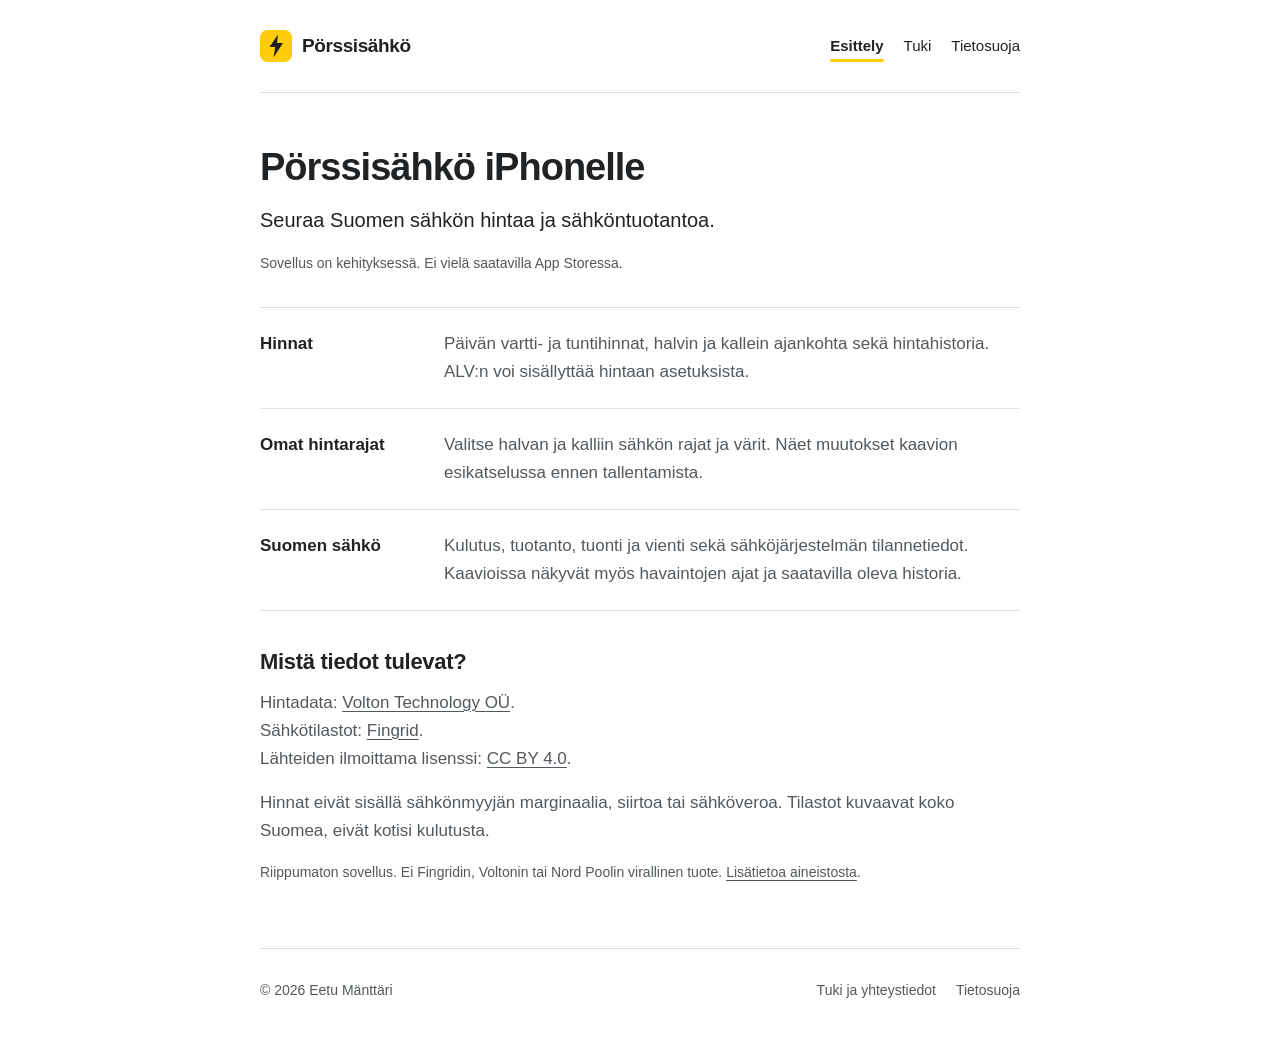
<file: index.html>
<!doctype html>
<html lang="fi">
<head>
  <meta charset="utf-8">
  <meta name="viewport" content="width=device-width,initial-scale=1">
  <meta name="description" content="Pörssisähkö iPhonelle. Suomen sähkön hinnat, hintahistoria ja sähkötilastot. Ohjeet, yhteystiedot ja tietosuoja.">
  <meta name="theme-color" content="#ffffff">
  <title>Pörssisähkö iPhonelle</title>
  <link rel="canonical" href="https://edman01.github.io/porssisahko-support/">
  <link rel="icon" href="logo.svg" type="image/svg+xml">
  <link rel="stylesheet" href="styles.css">
</head>
<body>
  <a class="skip" href="#sisalto">Siirry sisältöön</a>
  <header>
    <div class="wrap header">
      <a class="brand" href="./"><img src="logo.svg" width="32" height="32" alt="">Pörssisähkö</a>
      <nav aria-label="Päänavigaatio">
        <a href="./" aria-current="page">Esittely</a>
        <a href="support.html">Tuki</a>
        <a href="privacy.html">Tietosuoja</a>
      </nav>
    </div>
  </header>
  <main id="sisalto" class="wrap">
    <h1>Pörssisähkö iPhonelle</h1>
    <p class="lead">Seuraa Suomen sähkön hintaa ja sähköntuotantoa.</p>
    <p class="availability">Sovellus on kehityksessä. Ei vielä saatavilla App Storessa.</p>

    <dl class="features">
      <div>
        <dt>Hinnat</dt>
        <dd>Päivän vartti- ja tuntihinnat, halvin ja kallein ajankohta sekä hintahistoria. ALV:n voi sisällyttää hintaan asetuksista.</dd>
      </div>
      <div>
        <dt>Omat hintarajat</dt>
        <dd>Valitse halvan ja kalliin sähkön rajat ja värit. Näet muutokset kaavion esikatselussa ennen tallentamista.</dd>
      </div>
      <div>
        <dt>Suomen sähkö</dt>
        <dd>Kulutus, tuotanto, tuonti ja vienti sekä sähköjärjestelmän tilannetiedot. Kaavioissa näkyvät myös havaintojen ajat ja saatavilla oleva historia.</dd>
      </div>
    </dl>

    <section class="source-note" aria-labelledby="lahteet">
      <h2 id="lahteet">Mistä tiedot tulevat?</h2>
      <p>Hintadata: <a href="https://public-data.volton.energy/day-ahead-spot-fi/">Volton Technology OÜ</a>.<br>
        Sähkötilastot: <a href="https://data.fingrid.fi/">Fingrid</a>.<br>
        Lähteiden ilmoittama lisenssi: <a href="https://creativecommons.org/licenses/by/4.0/">CC BY 4.0</a>.</p>
      <p>Hinnat eivät sisällä sähkönmyyjän marginaalia, siirtoa tai sähköveroa. Tilastot kuvaavat koko Suomea, eivät kotisi kulutusta.</p>
      <p class="small">Riippumaton sovellus. Ei Fingridin, Voltonin tai Nord Poolin virallinen tuote. <a href="support.html#lahteet">Lisätietoa aineistosta</a>.</p>
    </section>
  </main>
  <footer>
    <div class="wrap footer">
      <p>© 2026 Eetu Mänttäri</p>
      <nav aria-label="Alatunniste"><a href="support.html">Tuki ja yhteystiedot</a><a href="privacy.html">Tietosuoja</a></nav>
    </div>
  </footer>
</body>
</html>
</file>
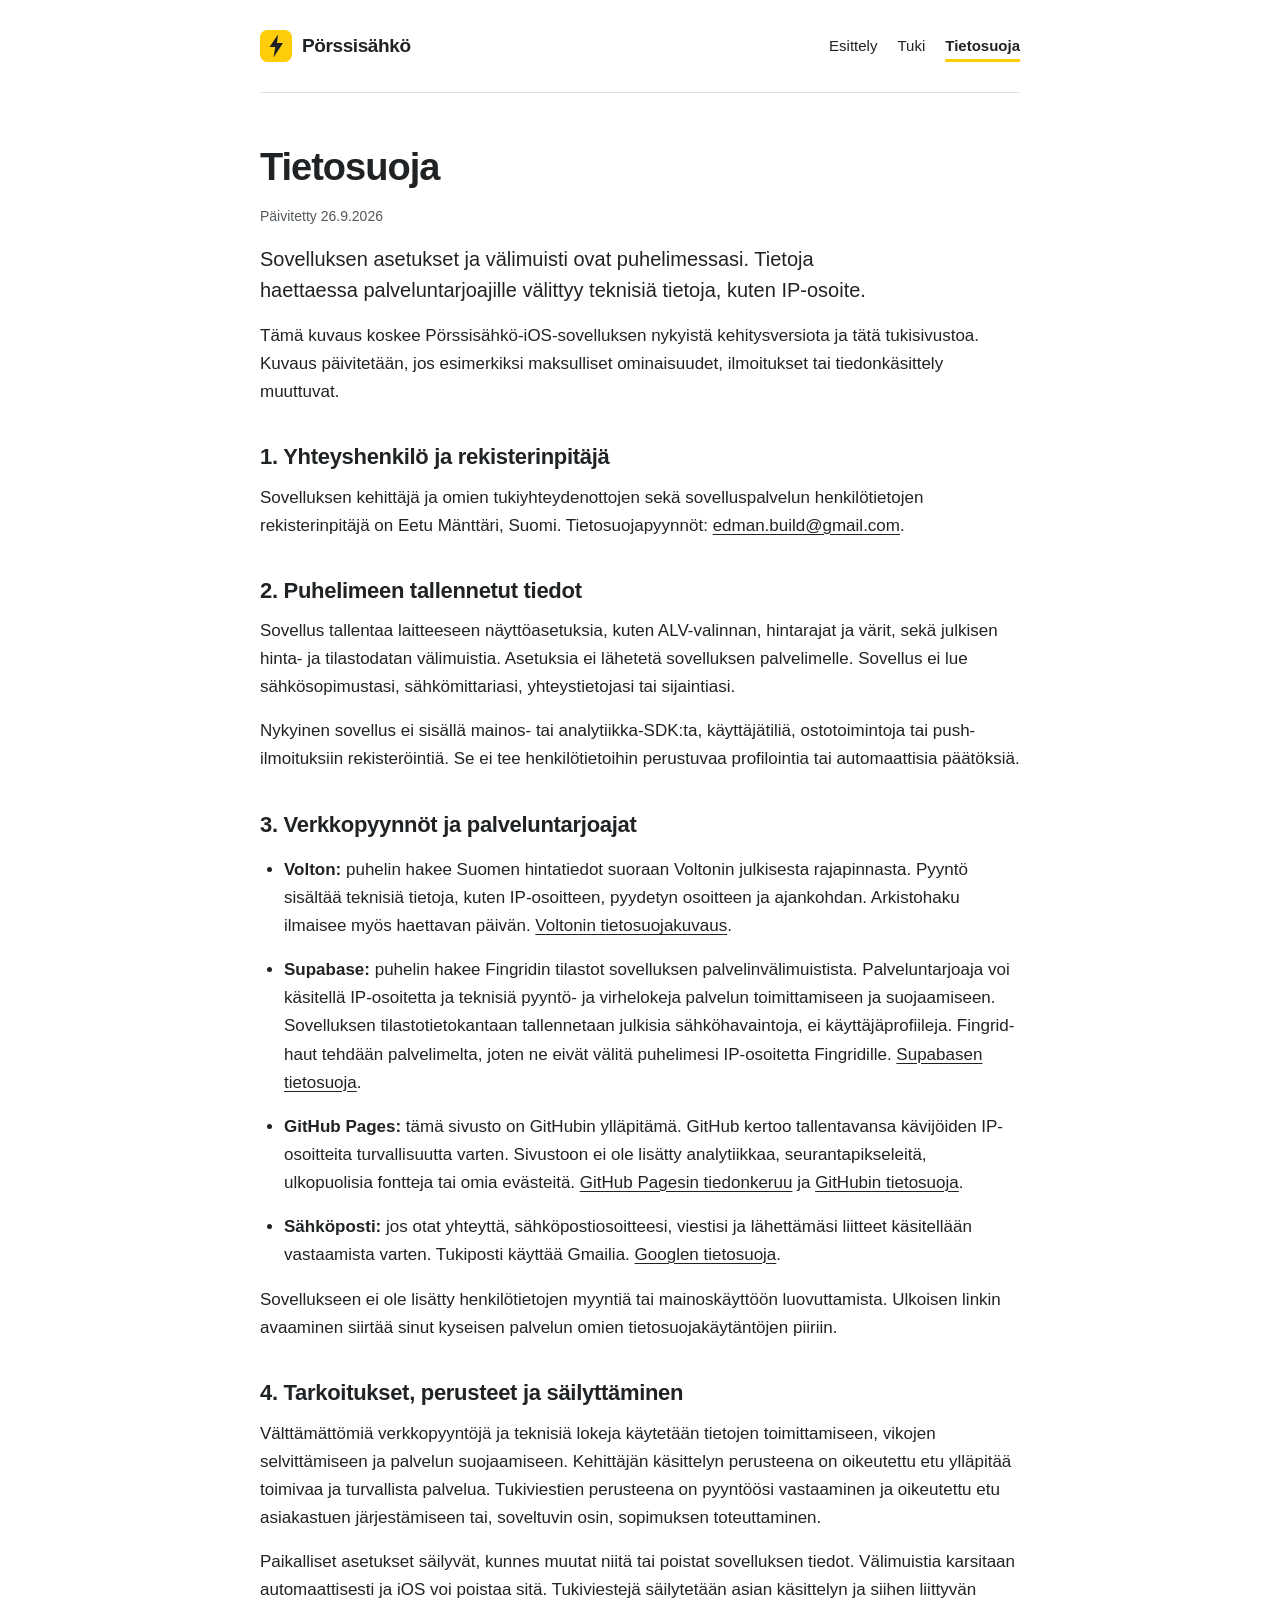
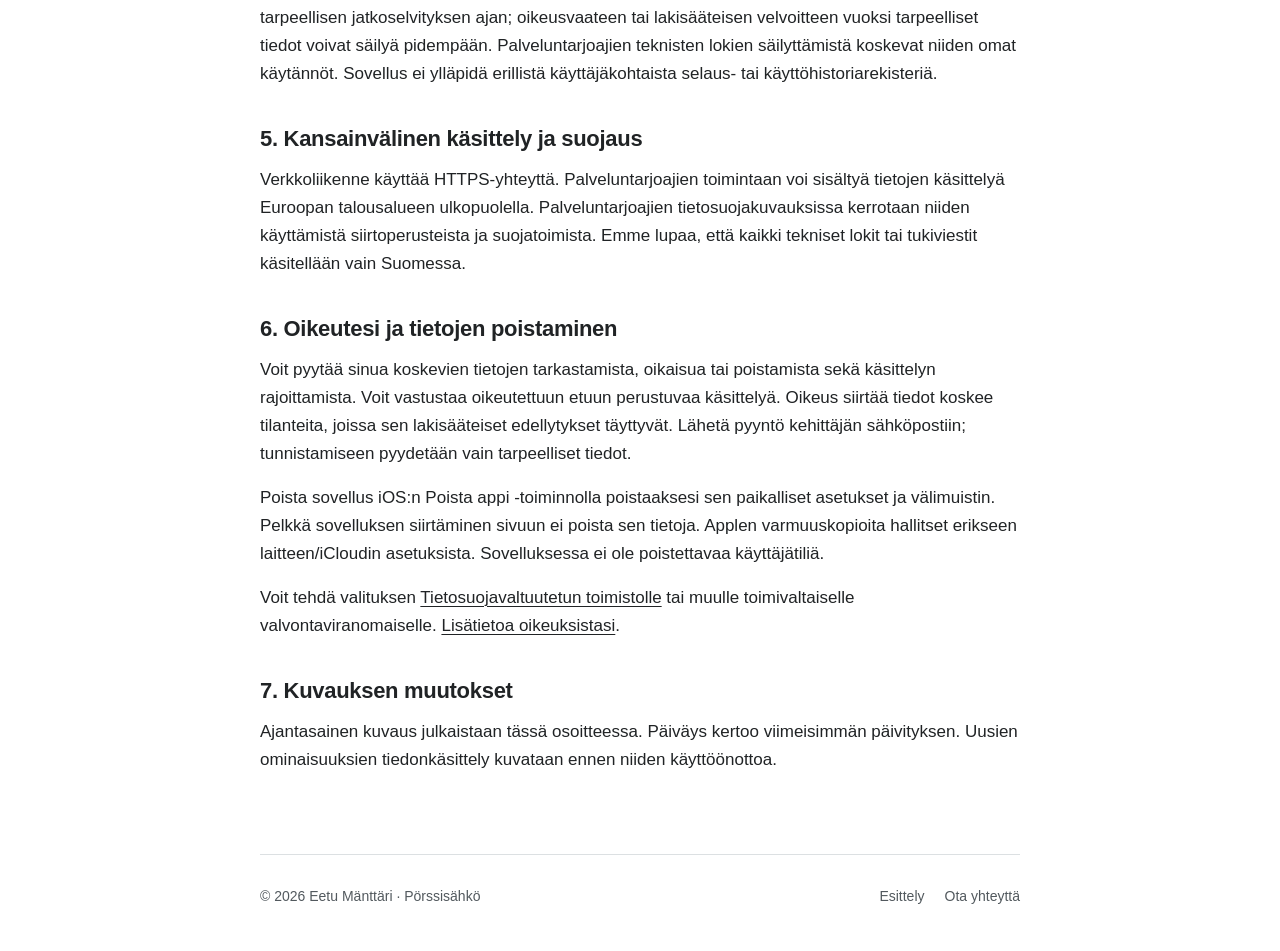
<file: privacy.html>
<!doctype html>
<html lang="fi"><head><meta charset="utf-8"><meta name="viewport" content="width=device-width,initial-scale=1"><meta name="description" content="Miten Pörssisähkö-sovellus ja sen tukisivusto käsittelevät tietoja."><meta name="theme-color" content="#ffcc09"><title>Tietosuoja — Pörssisähkö</title><link rel="canonical" href="https://edman01.github.io/porssisahko-support/privacy.html"><link rel="icon" href="logo.svg" type="image/svg+xml"><link rel="stylesheet" href="styles.css"></head>
<body><a class="skip" href="#sisalto">Siirry sisältöön</a><header><div class="wrap header"><a class="brand" href="./"><img src="logo.svg" width="48" height="48" alt="">Pörssisähkö</a><nav aria-label="Päänavigaatio"><a href="./">Esittely</a><a href="support.html">Tuki</a><a href="privacy.html" aria-current="page">Tietosuoja</a></nav></div></header>
<main id="sisalto" class="wrap"><article class="document"><h1>Tietosuoja</h1><p class="updated">Päivitetty 26.9.2026</p><p class="lead">Sovelluksen asetukset ja välimuisti ovat puhelimessasi. Tietoja haettaessa palveluntarjoajille välittyy teknisiä tietoja, kuten IP-osoite.</p><p>Tämä kuvaus koskee Pörssisähkö-iOS-sovelluksen nykyistä kehitysversiota ja tätä tukisivustoa. Kuvaus päivitetään, jos esimerkiksi maksulliset ominaisuudet, ilmoitukset tai tiedonkäsittely muuttuvat.</p>
<section><h2>1. Yhteyshenkilö ja rekisterinpitäjä</h2><p>Sovelluksen kehittäjä ja omien tukiyhteydenottojen sekä sovelluspalvelun henkilötietojen rekisterinpitäjä on Eetu Mänttäri, Suomi. Tietosuojapyynnöt: <a href="mailto:edman.build@gmail.com?subject=P%C3%B6rssis%C3%A4hk%C3%B6%20%E2%80%94%20tietosuoja">edman.build@gmail.com</a>.</p></section>
<section><h2>2. Puhelimeen tallennetut tiedot</h2><p>Sovellus tallentaa laitteeseen näyttöasetuksia, kuten ALV-valinnan, hintarajat ja värit, sekä julkisen hinta- ja tilastodatan välimuistia. Asetuksia ei lähetetä sovelluksen palvelimelle. Sovellus ei lue sähkösopimustasi, sähkömittariasi, yhteystietojasi tai sijaintiasi.</p><p>Nykyinen sovellus ei sisällä mainos- tai analytiikka-SDK:ta, käyttäjätiliä, ostotoimintoja tai push-ilmoituksiin rekisteröintiä. Se ei tee henkilötietoihin perustuvaa profilointia tai automaattisia päätöksiä.</p></section>
<section><h2>3. Verkkopyynnöt ja palveluntarjoajat</h2><ul>
<li><strong>Volton:</strong> puhelin hakee Suomen hintatiedot suoraan Voltonin julkisesta rajapinnasta. Pyyntö sisältää teknisiä tietoja, kuten IP-osoitteen, pyydetyn osoitteen ja ajankohdan. Arkistohaku ilmaisee myös haettavan päivän. <a href="https://volton.energy/en/privacy">Voltonin tietosuojakuvaus</a>.</li>
<li><strong>Supabase:</strong> puhelin hakee Fingridin tilastot sovelluksen palvelinvälimuistista. Palveluntarjoaja voi käsitellä IP-osoitetta ja teknisiä pyyntö- ja virhelokeja palvelun toimittamiseen ja suojaamiseen. Sovelluksen tilastotietokantaan tallennetaan julkisia sähköhavaintoja, ei käyttäjäprofiileja. Fingrid-haut tehdään palvelimelta, joten ne eivät välitä puhelimesi IP-osoitetta Fingridille. <a href="https://supabase.com/privacy">Supabasen tietosuoja</a>.</li>
<li><strong>GitHub Pages:</strong> tämä sivusto on GitHubin ylläpitämä. GitHub kertoo tallentavansa kävijöiden IP-osoitteita turvallisuutta varten. Sivustoon ei ole lisätty analytiikkaa, seurantapikseleitä, ulkopuolisia fontteja tai omia evästeitä. <a href="https://docs.github.com/en/pages/getting-started-with-github-pages/what-is-github-pages#data-collection">GitHub Pagesin tiedonkeruu</a> ja <a href="https://docs.github.com/en/site-policy/privacy-policies/github-general-privacy-statement">GitHubin tietosuoja</a>.</li>
<li><strong>Sähköposti:</strong> jos otat yhteyttä, sähköpostiosoitteesi, viestisi ja lähettämäsi liitteet käsitellään vastaamista varten. Tukiposti käyttää Gmailia. <a href="https://policies.google.com/privacy?hl=fi">Googlen tietosuoja</a>.</li>
</ul><p>Sovellukseen ei ole lisätty henkilötietojen myyntiä tai mainoskäyttöön luovuttamista. Ulkoisen linkin avaaminen siirtää sinut kyseisen palvelun omien tietosuojakäytäntöjen piiriin.</p></section>
<section><h2>4. Tarkoitukset, perusteet ja säilyttäminen</h2><p>Välttämättömiä verkkopyyntöjä ja teknisiä lokeja käytetään tietojen toimittamiseen, vikojen selvittämiseen ja palvelun suojaamiseen. Kehittäjän käsittelyn perusteena on oikeutettu etu ylläpitää toimivaa ja turvallista palvelua. Tukiviestien perusteena on pyyntöösi vastaaminen ja oikeutettu etu asiakastuen järjestämiseen tai, soveltuvin osin, sopimuksen toteuttaminen.</p><p>Paikalliset asetukset säilyvät, kunnes muutat niitä tai poistat sovelluksen tiedot. Välimuistia karsitaan automaattisesti ja iOS voi poistaa sitä. Tukiviestejä säilytetään asian käsittelyn ja siihen liittyvän tarpeellisen jatkoselvityksen ajan; oikeusvaateen tai lakisääteisen velvoitteen vuoksi tarpeelliset tiedot voivat säilyä pidempään. Palveluntarjoajien teknisten lokien säilyttämistä koskevat niiden omat käytännöt. Sovellus ei ylläpidä erillistä käyttäjäkohtaista selaus- tai käyttöhistoriarekisteriä.</p></section>
<section><h2>5. Kansainvälinen käsittely ja suojaus</h2><p>Verkkoliikenne käyttää HTTPS-yhteyttä. Palveluntarjoajien toimintaan voi sisältyä tietojen käsittelyä Euroopan talousalueen ulkopuolella. Palveluntarjoajien tietosuojakuvauksissa kerrotaan niiden käyttämistä siirtoperusteista ja suojatoimista. Emme lupaa, että kaikki tekniset lokit tai tukiviestit käsitellään vain Suomessa.</p></section>
<section><h2>6. Oikeutesi ja tietojen poistaminen</h2><p>Voit pyytää sinua koskevien tietojen tarkastamista, oikaisua tai poistamista sekä käsittelyn rajoittamista. Voit vastustaa oikeutettuun etuun perustuvaa käsittelyä. Oikeus siirtää tiedot koskee tilanteita, joissa sen lakisääteiset edellytykset täyttyvät. Lähetä pyyntö kehittäjän sähköpostiin; tunnistamiseen pyydetään vain tarpeelliset tiedot.</p><p>Poista sovellus iOS:n Poista appi -toiminnolla poistaaksesi sen paikalliset asetukset ja välimuistin. Pelkkä sovelluksen siirtäminen sivuun ei poista sen tietoja. Applen varmuuskopioita hallitset erikseen laitteen/iCloudin asetuksista. Sovelluksessa ei ole poistettavaa käyttäjätiliä.</p><p>Voit tehdä valituksen <a href="https://tietosuoja.fi/">Tietosuojavaltuutetun toimistolle</a> tai muulle toimivaltaiselle valvontaviranomaiselle. <a href="https://tietosuoja.fi/rekisteroidyn-oikeudet">Lisätietoa oikeuksistasi</a>.</p></section>
<section><h2>7. Kuvauksen muutokset</h2><p>Ajantasainen kuvaus julkaistaan tässä osoitteessa. Päiväys kertoo viimeisimmän päivityksen. Uusien ominaisuuksien tiedonkäsittely kuvataan ennen niiden käyttöönottoa.</p></section>
</article></main><footer><div class="wrap footer"><p>© 2026 Eetu Mänttäri · Pörssisähkö</p><nav aria-label="Alatunniste"><a href="./">Esittely</a><a href="support.html">Ota yhteyttä</a></nav></div></footer></body></html>
</file>
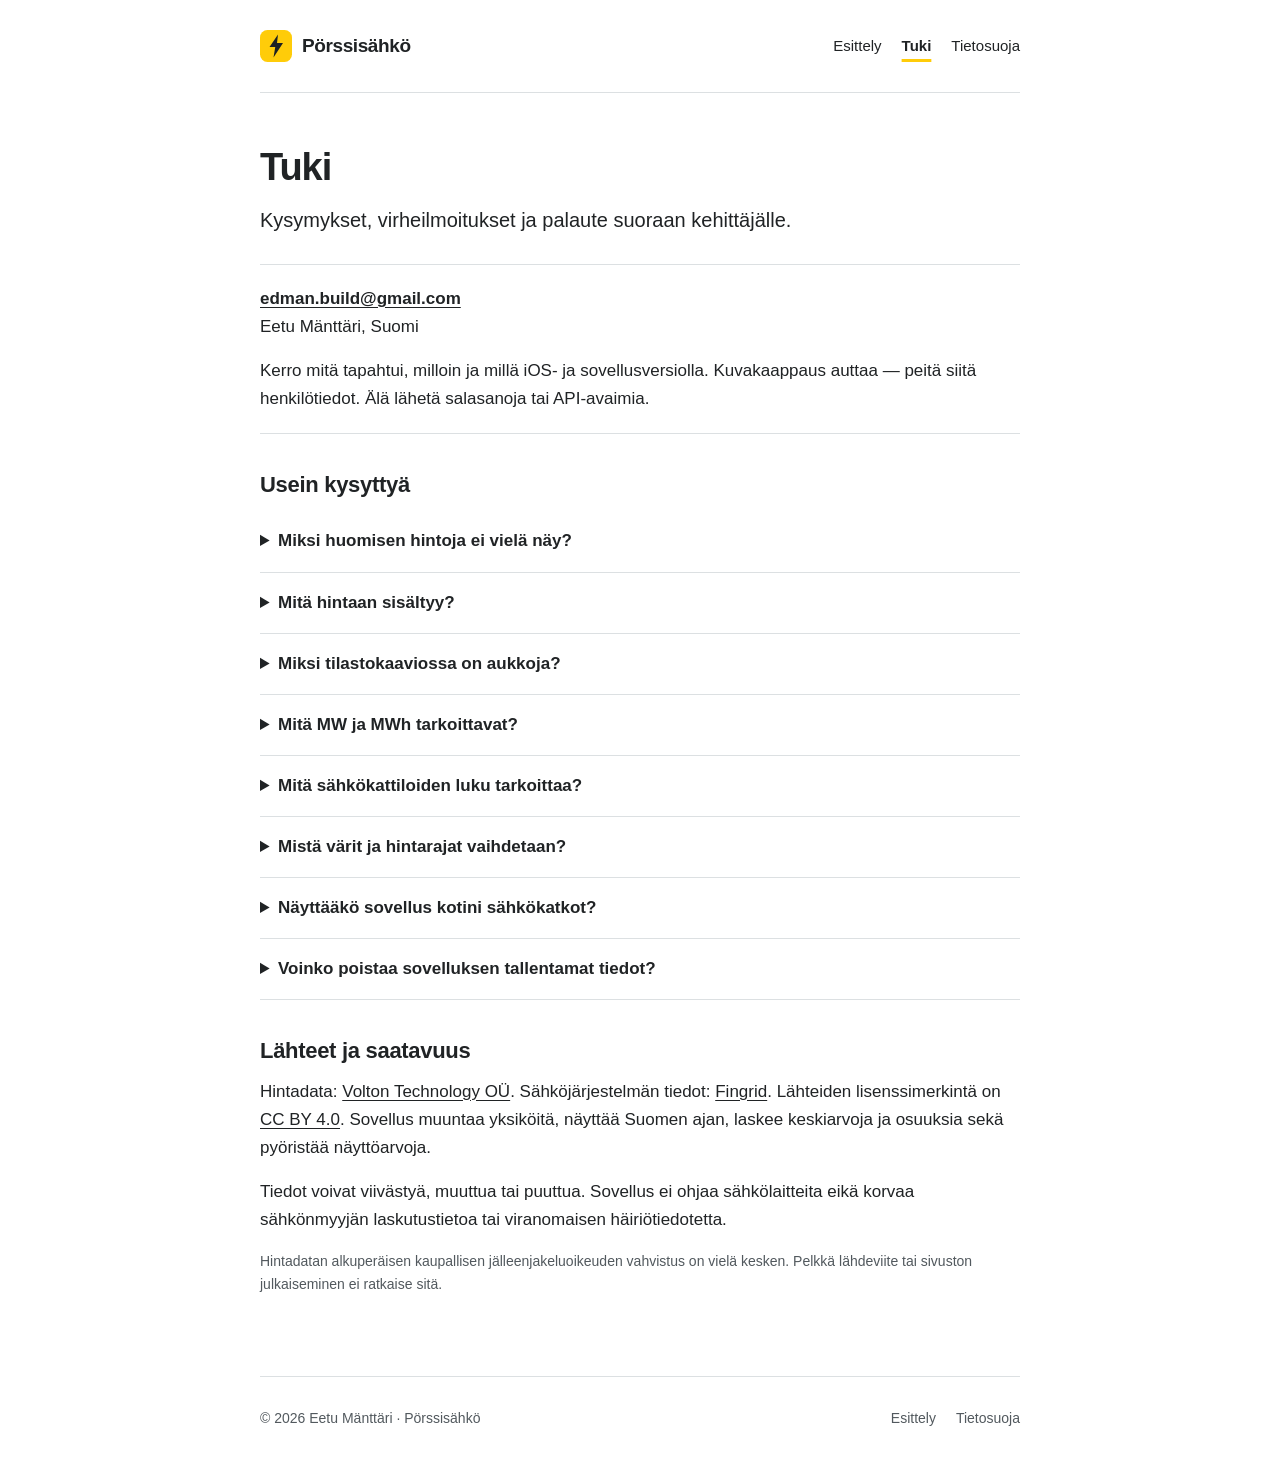
<file: support.html>
<!doctype html>
<html lang="fi"><head><meta charset="utf-8"><meta name="viewport" content="width=device-width,initial-scale=1"><meta name="description" content="Pörssisähkö-sovelluksen tuki, yhteystiedot ja vastaukset yleisimpiin kysymyksiin."><meta name="theme-color" content="#ffcc09"><title>Tuki — Pörssisähkö</title><link rel="canonical" href="https://edman01.github.io/porssisahko-support/support.html"><link rel="icon" href="logo.svg" type="image/svg+xml"><link rel="stylesheet" href="styles.css"></head>
<body><a class="skip" href="#sisalto">Siirry sisältöön</a><header><div class="wrap header"><a class="brand" href="./"><img src="logo.svg" width="48" height="48" alt="">Pörssisähkö</a><nav aria-label="Päänavigaatio"><a href="./">Esittely</a><a href="support.html" aria-current="page">Tuki</a><a href="privacy.html">Tietosuoja</a></nav></div></header>
<main id="sisalto" class="wrap"><div class="document"><h1>Tuki</h1><p class="lead">Kysymykset, virheilmoitukset ja palaute suoraan kehittäjälle.</p>
<section class="contact" aria-label="Yhteystiedot"><p><a href="mailto:edman.build@gmail.com?subject=P%C3%B6rssis%C3%A4hk%C3%B6%20%E2%80%94%20tukipyynt%C3%B6">edman.build@gmail.com</a><br>Eetu Mänttäri, Suomi</p><p>Kerro mitä tapahtui, milloin ja millä iOS- ja sovellusversiolla. Kuvakaappaus auttaa — peitä siitä henkilötiedot. Älä lähetä salasanoja tai API-avaimia.</p></section>
<section aria-labelledby="kysymykset"><h2 id="kysymykset">Usein kysyttyä</h2>
<details><summary>Miksi huomisen hintoja ei vielä näy?</summary><p>Huomisen hinnat näkyvät vasta, kun lähdepalvelussa on koko päivän aineisto. Julkaisussa tai tietojen välityksessä voi olla viivettä. Sovellus ei täytä puuttuvia hintoja arvioilla; kokeile päivittämistä myöhemmin.</p></details>
<details><summary>Mitä hintaan sisältyy?</summary><p>Hinta näytetään sentteinä kilowattitunnilta (snt/kWh). Asetuksista valitaan, sisällytetäänkö ALV. Sähkönmyyjän marginaali, sähkön siirto ja sähkövero eivät sisälly näytettyyn hintaan. Keskiarvot painotetaan ajalla, eivät kotisi kulutuksella.</p></details>
<details><summary>Miksi tilastokaaviossa on aukkoja?</summary><p>Kaikkiin ajankohtiin ei ole saatu lähdehavaintoja. Aukko ei tarkoita nollaa. Historiaa voi olla valittua jaksoa vähemmän, ja keskiarvo voi perustua osittaiseen tuntiin. Tarkista kaavion kattavuus, aikaleima ja info-painikkeen selite.</p></details>
<details><summary>Mitä MW ja MWh tarkoittavat?</summary><p>MW on teho eli kulutuksen tai tuotannon taso tiettynä aikana. MWh on energiamäärä. Jos esimerkiksi 169 MW:n teho pysyisi samana tunnin, energiaa kuluisi 169 MWh. Suomen sähkötilastot eivät kerro oman kotisi kulutusta.</p></details>
<details><summary>Mitä sähkökattiloiden luku tarkoittaa?</summary><p>Se kuvaa sähköä lämmöksi muuttavien kattiloiden yhteenlaskettua sähkönkulutustehoa Suomessa. Se kuuluu kokonaiskulutukseen, eikä sitä pidä laskea siihen uudelleen päälle. Lähde: <a href="https://data.fingrid.fi/datasets/371">Fingrid, aineisto 371</a>.</p></details>
<details><summary>Mistä värit ja hintarajat vaihdetaan?</summary><p>Avaa Asetukset → Omat hintavyöhykkeet. Muuta rajoja ja värejä esikatselussa ja paina Tallenna. Samasta näkymästä voit palauttaa oletukset.</p></details>
<details><summary>Näyttääkö sovellus kotini sähkökatkot?</summary><p>Ei. Tilannetiedot kuvaavat valtakunnallista sähköjärjestelmää. Tarkista paikalliset häiriöt oman jakeluverkkoyhtiösi palvelusta.</p></details>
<details><summary>Voinko poistaa sovelluksen tallentamat tiedot?</summary><p>Sovelluksessa ei ole käyttäjätiliä. Asetukset ja datavälimuisti ovat puhelimessa. Poista sovellus iOS:n Poista appi -toiminnolla poistaaksesi sen paikalliset asetukset ja välimuistin; pelkkä Siirrä appi sivuun säilyttää tiedot. Varmuuskopioita hallitaan erikseen Applen asetuksissa. Tukiviestejä koskevat pyynnöt voi lähettää yllä olevaan osoitteeseen.</p></details>
</section><section id="lahteet"><h2>Lähteet ja saatavuus</h2><p>Hintadata: <a href="https://public-data.volton.energy/day-ahead-spot-fi/">Volton Technology OÜ</a>. Sähköjärjestelmän tiedot: <a href="https://data.fingrid.fi/">Fingrid</a>. Lähteiden lisenssimerkintä on <a href="https://creativecommons.org/licenses/by/4.0/">CC BY 4.0</a>. Sovellus muuntaa yksiköitä, näyttää Suomen ajan, laskee keskiarvoja ja osuuksia sekä pyöristää näyttöarvoja.</p><p>Tiedot voivat viivästyä, muuttua tai puuttua. Sovellus ei ohjaa sähkölaitteita eikä korvaa sähkönmyyjän laskutustietoa tai viranomaisen häiriötiedotetta.</p><p class="small">Hintadatan alkuperäisen kaupallisen jälleenjakeluoikeuden vahvistus on vielä kesken. Pelkkä lähdeviite tai sivuston julkaiseminen ei ratkaise sitä.</p></section>
</div></main><footer><div class="wrap footer"><p>© 2026 Eetu Mänttäri · Pörssisähkö</p><nav aria-label="Alatunniste"><a href="./">Esittely</a><a href="privacy.html">Tietosuoja</a></nav></div></footer></body></html>
</file>
<file: styles.css>
:root {
  color-scheme: light;
  --ink: #202325;
  --muted: #52595e;
  --line: #dce0e2;
  --yellow: #ffcc09;
}

* { box-sizing: border-box; }
body {
  margin: 0;
  background: #fff;
  color: var(--ink);
  font: 17px/1.65 -apple-system, BlinkMacSystemFont, "Segoe UI", sans-serif;
  -webkit-text-size-adjust: 100%;
}
a { color: inherit; text-underline-offset: .2em; text-decoration-thickness: 1px; }
a:hover { text-decoration-thickness: 2px; }
a:focus-visible, summary:focus-visible {
  outline: 3px solid #1766ac;
  outline-offset: 4px;
}
.wrap { width: min(760px, calc(100% - 48px)); margin-inline: auto; }
.skip { position: absolute; top: -100px; left: 20px; padding: 12px; background: var(--yellow); }
.skip:focus { top: 12px; z-index: 1; }
.header {
  display: flex;
  align-items: center;
  justify-content: space-between;
  gap: 16px;
  padding-block: 24px;
  border-bottom: 1px solid var(--line);
}
.brand {
  display: inline-flex;
  align-items: center;
  gap: 10px;
  min-height: 44px;
  font-size: 19px;
  font-weight: 700;
  letter-spacing: -.4px;
  text-decoration: none;
}
.brand img { width: 32px; height: 32px; }
nav { display: flex; flex-wrap: wrap; gap: 20px; }
nav a {
  display: inline-flex;
  align-items: center;
  min-height: 44px;
  font-size: 15px;
  text-decoration: none;
}
nav a:hover { text-decoration: underline; }
nav a[aria-current="page"] {
  font-weight: 650;
  text-decoration: underline;
  text-decoration-color: var(--yellow);
  text-decoration-thickness: 3px;
  text-underline-offset: 8px;
}
main { padding-block: 52px 64px; }
h1 { margin: 0 0 14px; font-size: 38px; line-height: 1.2; font-weight: 700; letter-spacing: -1px; }
h2 { margin: 0 0 12px; font-size: 22px; line-height: 1.35; letter-spacing: -.3px; }
p { margin: 0 0 16px; }
.lead { max-width: 620px; font-size: 20px; line-height: 1.55; }
.availability, .small, .updated { font-size: 14px; color: var(--muted); }
.availability { margin-bottom: 32px; }
.features { margin: 0 0 36px; }
.features > div {
  display: grid;
  grid-template-columns: 160px minmax(0, 1fr);
  gap: 24px;
  border-top: 1px solid var(--line);
  padding-block: 22px;
}
.features > div:last-child { border-bottom: 1px solid var(--line); }
.features dt { font-weight: 650; }
.features dd { margin: 0; color: var(--muted); }
.source-note p { color: var(--muted); }
.document section { margin-top: 36px; }
.document .contact { margin-top: 28px; margin-bottom: 36px; }
.contact {
  padding-block: 20px;
  border-block: 1px solid var(--line);
}
.contact a { overflow-wrap: anywhere; font-weight: 600; }
.contact p:last-child, .source-note p:last-child { margin-bottom: 0; }
.document ul { padding-left: 24px; }
.document li + li { margin-top: 16px; }
details { border-bottom: 1px solid var(--line); }
summary { padding-block: 16px; cursor: pointer; font-weight: 600; }
details p { margin: 0; padding-bottom: 20px; color: var(--muted); }
footer { color: var(--muted); font-size: 14px; }
.footer {
  border-top: 1px solid var(--line);
  padding-block: 20px 32px;
  display: flex;
  align-items: center;
  justify-content: space-between;
  flex-wrap: wrap;
  gap: 8px 20px;
}
.footer p { margin: 0; }
.footer nav a { font-size: 14px; }

@media (max-width: 540px) {
  .wrap { width: calc(100% - 40px); }
  .header { align-items: flex-start; flex-direction: column; gap: 8px; padding-block: 16px 12px; }
  nav { gap: 24px; }
  main { padding-block: 32px 44px; }
  h1 { font-size: 32px; letter-spacing: -.7px; }
  .lead { font-size: 19px; }
  .features > div { grid-template-columns: 1fr; gap: 6px; padding-block: 18px; }
  .footer { flex-direction: column; align-items: flex-start; }
}

@media print {
  header, footer, .skip { display: none; }
  main { padding: 0; }
  .wrap { width: 100%; }
  h2, summary { break-after: avoid; }
}
</file>
